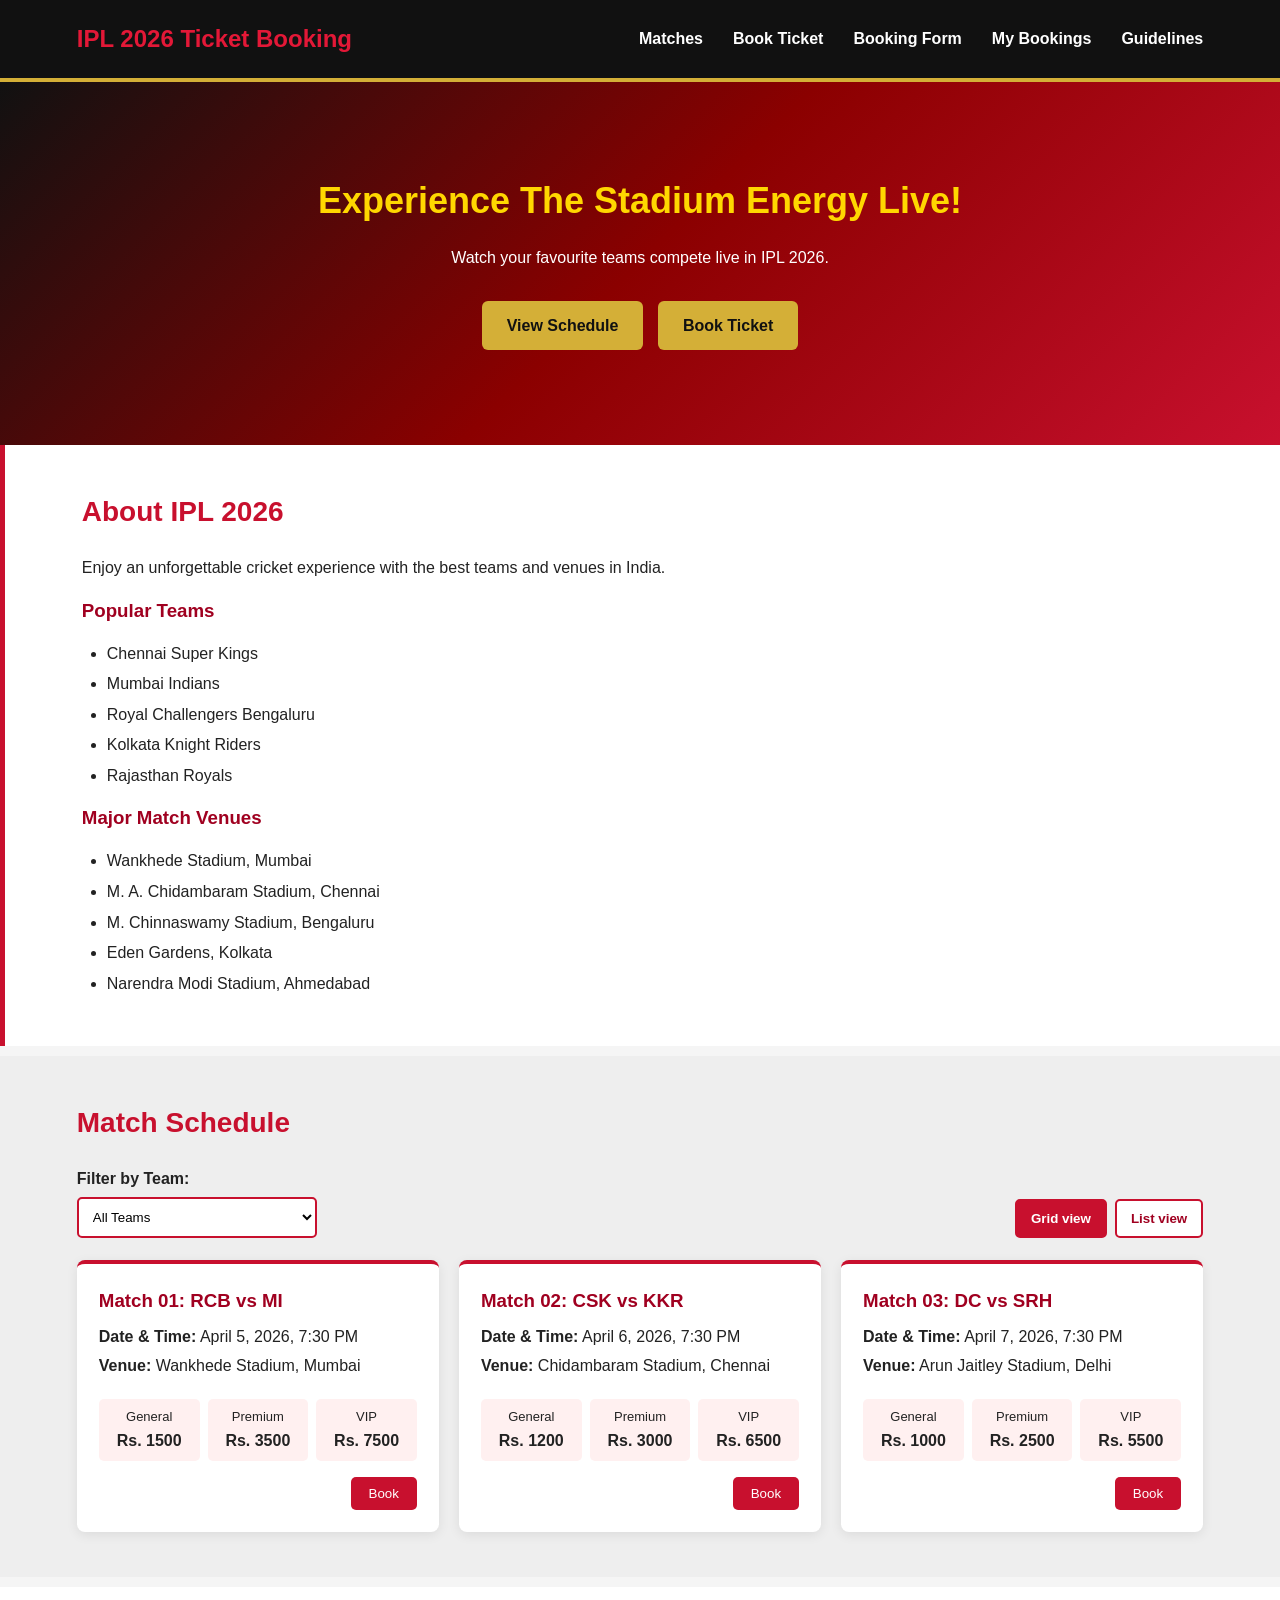
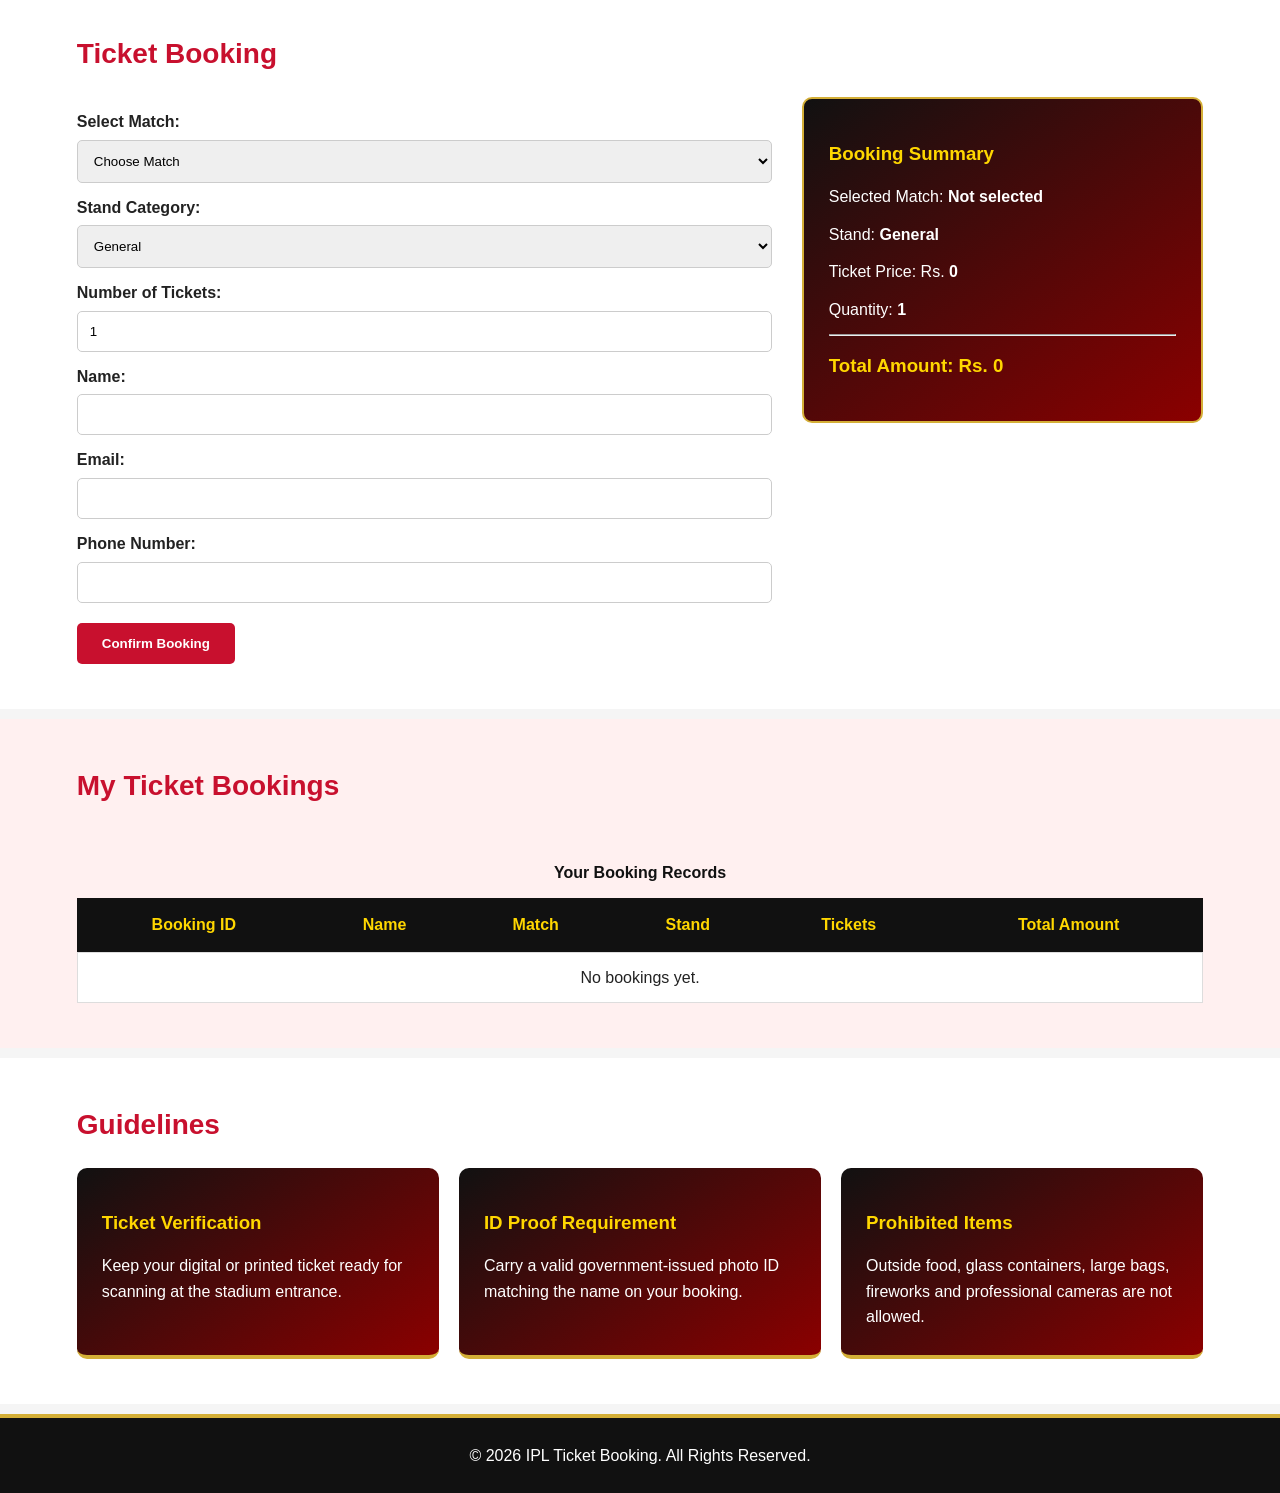
<file: IPL-TICKET-BOOKING/index.html>
<!DOCTYPE html>
<html lang="en">

<head>
    <meta charset="UTF-8">
    <meta name="viewport" content="width=device-width, initial-scale=1.0">
    <meta name="description" content="IPL 2026 Match Schedule and Ticket Booking">
    <title>IPL 2026 Ticket Booking</title>
    <link rel="stylesheet" href="style.css">
    <script src="app.js" defer></script>
</head>

<body>

    <!-- Header -->
    <header id="home" class="site-header">
        <div class="header-inner">
            <h1><a href="#home">IPL 2026 Ticket Booking</a></h1>

            <button class="nav-toggle" type="button" aria-label="Toggle navigation" aria-expanded="false"
                aria-controls="primary-navigation">
                <span class="hamburger-icon" aria-hidden="true">
                    <span></span>
                    <span></span>
                    <span></span>
                </span>
            </button>

            <nav id="primary-navigation" class="site-nav" aria-label="Main Navigation">
                <ul>
                    <li><a href="#matches">Matches</a></li>
                    <li><a href="#book-ticket">Book Ticket</a></li>
                    <li><a href="booking.html">Booking Form</a></li>
                    <li><a href="#my-bookings">My Bookings</a></li>
                    <li><a href="#guidelines">Guidelines</a></li>
                </ul>
            </nav>
        </div>
    </header>

    <main>

        <!-- Hero Section -->
        <section id="hero">
            <h2>Experience The Stadium Energy Live!</h2>
            <p>Watch your favourite teams compete live in IPL 2026.</p>

            <a href="#matches" class="btn">View Schedule</a>
            <a href="booking.html" class="btn">Book Ticket</a>
        </section>

        <!-- About IPL -->
        <section id="about">
            <h2>About IPL 2026</h2>

            <p>Enjoy an unforgettable cricket experience with the best teams and venues in India.</p>

            <h3>Popular Teams</h3>
            <ul>
                <li>Chennai Super Kings</li>
                <li>Mumbai Indians</li>
                <li>Royal Challengers Bengaluru</li>
                <li>Kolkata Knight Riders</li>
                <li>Rajasthan Royals</li>
            </ul>

            <h3>Major Match Venues</h3>
            <ul>
                <li>Wankhede Stadium, Mumbai</li>
                <li>M. A. Chidambaram Stadium, Chennai</li>
                <li>M. Chinnaswamy Stadium, Bengaluru</li>
                <li>Eden Gardens, Kolkata</li>
                <li>Narendra Modi Stadium, Ahmedabad</li>
            </ul>
        </section>

        <!-- Match Schedule -->
        <section id="matches">
            <h2>Match Schedule</h2>

            <div class="match-controls">
                <div class="team-filter">
                    <label for="team-filter">Filter by Team:</label>
                    <select id="team-filter">
                        <option value="all">All Teams</option>
                        <option value="rcb">Royal Challengers Bengaluru</option>
                        <option value="mi">Mumbai Indians</option>
                        <option value="csk">Chennai Super Kings</option>
                        <option value="kkr">Kolkata Knight Riders</option>
                        <option value="dc">Delhi Capitals</option>
                        <option value="srh">Sunrisers Hyderabad</option>
                    </select>
                </div>

                <div class="view-toggle" role="group" aria-label="Match display style">
                    <button id="grid-view" type="button" aria-pressed="true">Grid view</button>
                    <button id="list-view" type="button" aria-pressed="false">List view</button>
                </div>
            </div>

            <div id="match-list" class="matches-grid">
                <article class="match-card" data-teams="rcb mi">
                    <div class="match-info">
                        <h3>Match 01: RCB vs MI</h3>
                        <p><strong>Date &amp; Time:</strong> April 5, 2026, 7:30 PM</p>
                        <p><strong>Venue:</strong> Wankhede Stadium, Mumbai</p>
                    </div>
                    <div class="match-prices" aria-label="Ticket prices">
                        <p><span>General</span><strong>Rs. 1500</strong></p>
                        <p><span>Premium</span><strong>Rs. 3500</strong></p>
                        <p><span>VIP</span><strong>Rs. 7500</strong></p>
                    </div>
                    <button class="book-btn" data-match="match-01">Book</button>
                </article>

                <article class="match-card" data-teams="csk kkr">
                    <div class="match-info">
                        <h3>Match 02: CSK vs KKR</h3>
                        <p><strong>Date &amp; Time:</strong> April 6, 2026, 7:30 PM</p>
                        <p><strong>Venue:</strong> Chidambaram Stadium, Chennai</p>
                    </div>
                    <div class="match-prices" aria-label="Ticket prices">
                        <p><span>General</span><strong>Rs. 1200</strong></p>
                        <p><span>Premium</span><strong>Rs. 3000</strong></p>
                        <p><span>VIP</span><strong>Rs. 6500</strong></p>
                    </div>
                    <button class="book-btn" data-match="match-02">Book</button>
                </article>

                <article class="match-card" data-teams="dc srh">
                    <div class="match-info">
                        <h3>Match 03: DC vs SRH</h3>
                        <p><strong>Date &amp; Time:</strong> April 7, 2026, 7:30 PM</p>
                        <p><strong>Venue:</strong> Arun Jaitley Stadium, Delhi</p>
                    </div>
                    <div class="match-prices" aria-label="Ticket prices">
                        <p><span>General</span><strong>Rs. 1000</strong></p>
                        <p><span>Premium</span><strong>Rs. 2500</strong></p>
                        <p><span>VIP</span><strong>Rs. 5500</strong></p>
                    </div>
                    <button class="book-btn" data-match="match-03">Book</button>
                </article>
            </div>
        </section>

        <!-- Ticket Booking -->
        <section id="book-ticket">
            <h2>Ticket Booking</h2>

            <div class="booking-layout">

                <form id="booking-form">

                    <label for="match">Select Match:</label>
                    <select id="match" required>
                        <option value="">Choose Match</option>
                        <option value="match-01">Match 01 - RCB vs MI</option>
                        <option value="match-02">Match 02 - CSK vs KKR</option>
                        <option value="match-03">Match 03 - DC vs SRH</option>
                    </select>

                    <label for="stand">Stand Category:</label>
                    <select id="stand" required>
                        <option value="general">General</option>
                        <option value="premium">Premium</option>
                        <option value="vip">VIP</option>
                    </select>

                    <label for="quantity">Number of Tickets:</label>
                    <input type="number" id="quantity" min="1" max="10" value="1" required>

                    <label for="name">Name:</label>
                    <input type="text" id="name" required>

                    <label for="email">Email:</label>
                    <input type="email" id="email" required>

                    <label for="phone">Phone Number:</label>
                    <input type="tel" id="phone" pattern="[0-9]{10}" maxlength="10" required>

                    <button type="submit">Confirm Booking</button>

                </form>

                <!-- Booking Summary -->
                <aside class="summary">
                    <h3>Booking Summary</h3>

                    <p>Selected Match: <span id="summary-match">Not selected</span></p>
                    <p>Stand: <span id="summary-stand">General</span></p>
                    <p>Ticket Price: Rs. <span id="summary-price">0</span></p>
                    <p>Quantity: <span id="summary-quantity">1</span></p>

                    <hr>

                    <h3>Total Amount: Rs. <span id="summary-total">0</span></h3>
                </aside>

            </div>
        </section>

        <!-- My Bookings -->
        <section id="my-bookings">
            <h2>My Ticket Bookings</h2>

            <div class="table-container">
                <table>
                    <caption>Your Booking Records</caption>

                    <thead>
                        <tr>
                            <th>Booking ID</th>
                            <th>Name</th>
                            <th>Match</th>
                            <th>Stand</th>
                            <th>Tickets</th>
                            <th>Total Amount</th>
                        </tr>
                    </thead>

                    <tbody id="booking-records">
                        <tr>
                            <td colspan="6">No bookings yet.</td>
                        </tr>
                    </tbody>

                </table>
            </div>
        </section>

        <!-- Guidelines -->
        <section id="guidelines">
            <h2>Guidelines</h2>

            <div class="guideline-container">

                <article>
                    <h3>Ticket Verification</h3>
                    <p>Keep your digital or printed ticket ready for scanning at the stadium entrance.</p>
                </article>

                <article>
                    <h3>ID Proof Requirement</h3>
                    <p>Carry a valid government-issued photo ID matching the name on your booking.</p>
                </article>

                <article>
                    <h3>Prohibited Items</h3>
                    <p>Outside food, glass containers, large bags, fireworks and professional cameras are not allowed.</p>
                </article>

            </div>
        </section>

    </main>

    <!-- Footer -->
    <footer>
        <p>&copy; 2026 IPL Ticket Booking. All Rights Reserved.</p>
    </footer>

</body>
</html>
</file>
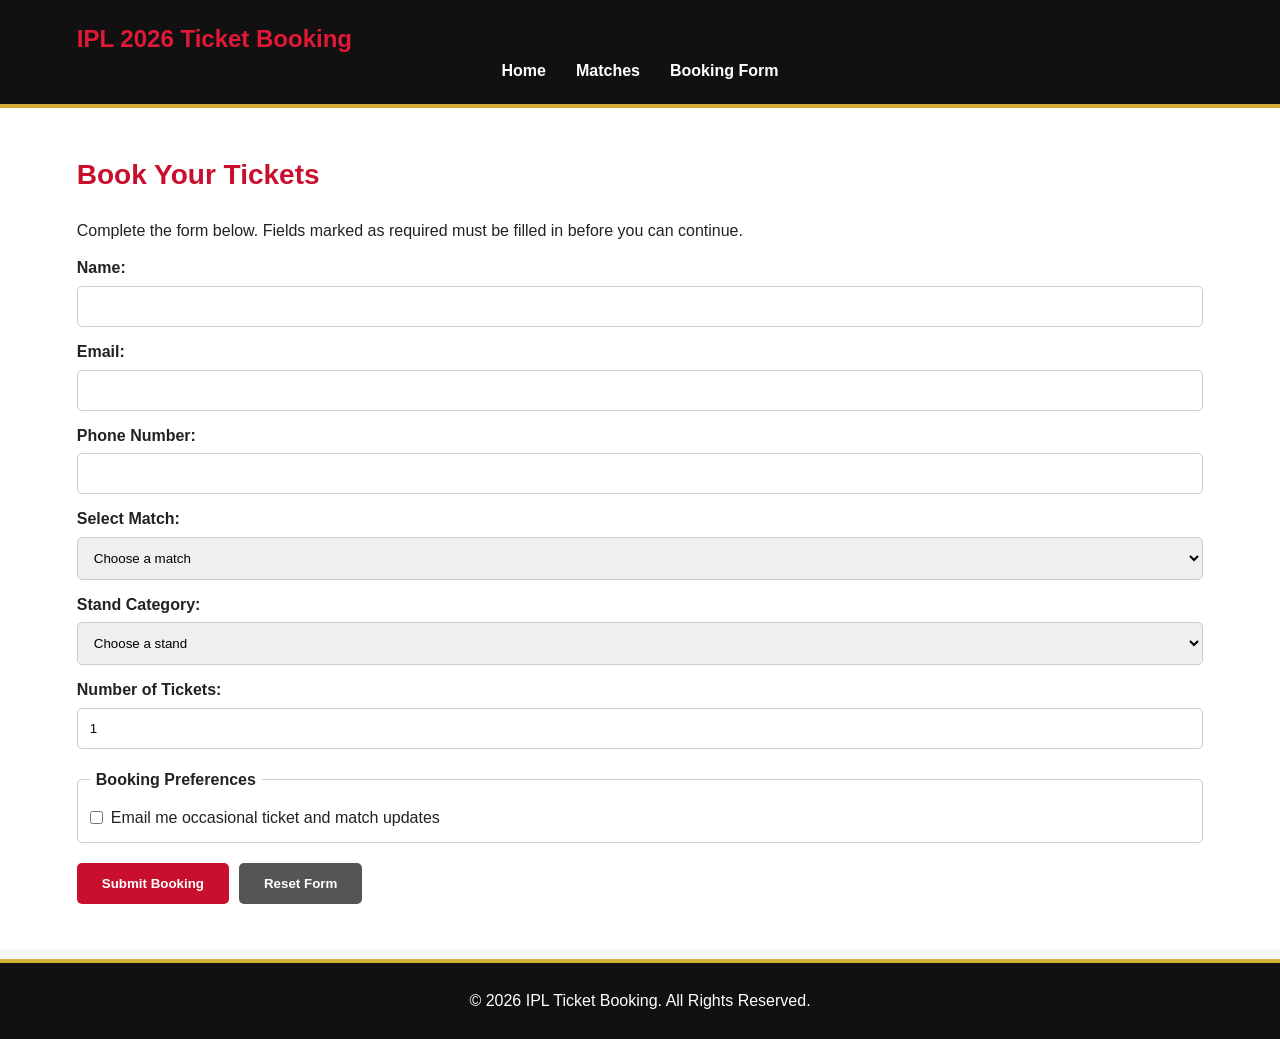
<file: IPL-TICKET-BOOKING/booking.html>
<!DOCTYPE html>
<html lang="en">

<head>
    <meta charset="UTF-8">
    <meta name="viewport" content="width=device-width, initial-scale=1.0">
    <meta name="description" content="Book IPL 2026 match tickets">
    <title>Book IPL 2026 Tickets</title>
    <link rel="stylesheet" href="style.css">
</head>

<body>
    <header>
        <h1>IPL 2026 Ticket Booking</h1>
        <nav aria-label="Main Navigation">
            <ul>
                <li><a href="index.html">Home</a></li>
                <li><a href="index.html#matches">Matches</a></li>
                <li><a href="booking.html" aria-current="page">Booking Form</a></li>
            </ul>
        </nav>
    </header>

    <main>
        <section id="book-ticket">
            <h2>Book Your Tickets</h2>
            <p>Complete the form below. Fields marked as required must be filled in before you can continue.</p>

            <div class="booking-layout">
                <form id="booking-form" action="#" method="post">
                    <label for="name">Name:</label>
                    <input type="text" id="name" name="name" autocomplete="name" minlength="2" maxlength="60" required>

                    <label for="email">Email:</label>
                    <input type="email" id="email" name="email" autocomplete="email" maxlength="254" required>

                    <label for="phone">Phone Number:</label>
                    <input type="tel" id="phone" name="phone" autocomplete="tel" inputmode="numeric"
                        pattern="[0-9]{10}" minlength="10" maxlength="10"
                        title="Enter a 10-digit phone number without spaces or dashes." required>

                    <label for="match">Select Match:</label>
                    <select id="match" name="match" required>
                        <option value="">Choose a match</option>
                        <option value="match-01">Match 01 - RCB vs MI, Wankhede Stadium</option>
                        <option value="match-02">Match 02 - CSK vs KKR, Chidambaram Stadium</option>
                        <option value="match-03">Match 03 - DC vs SRH, Arun Jaitley Stadium</option>
                    </select>

                    <label for="stand">Stand Category:</label>
                    <select id="stand" name="stand" required>
                        <option value="">Choose a stand</option>
                        <option value="general">General</option>
                        <option value="premium">Premium</option>
                        <option value="vip">VIP</option>
                    </select>

                    <label for="quantity">Number of Tickets:</label>
                    <input type="number" id="quantity" name="quantity" min="1" max="10" step="1" value="1" required>

                    <fieldset class="booking-preferences">
                        <legend>Booking Preferences</legend>
                        <label class="checkbox-option" for="updates">
                            <input type="checkbox" id="updates" name="updates" value="yes">
                            Email me occasional ticket and match updates
                        </label>
                    </fieldset>

                    <div class="form-actions">
                        <button type="submit">Submit Booking</button>
                        <button type="reset" class="reset-button">Reset Form</button>
                    </div>
                </form>
            </div>
        </section>
    </main>

    <footer>
        <p>&copy; 2026 IPL Ticket Booking. All Rights Reserved.</p>
    </footer>
</body>

</html>
</file>
<file: IPL-TICKET-BOOKING/style.css>
/* GENERAL STYLING */
* {
    margin: 0;
    padding: 0;
    box-sizing: border-box;
    font-family: Arial, sans-serif;
}

html {
    scroll-behavior: smooth;
}

body {
    background: #f5f5f5;
    color: #222;
    line-height: 1.6;
}

/* HEADER */
header {
    background: #111;
    color: white;
    padding: 20px 6%;
    border-bottom: 4px solid #d4af37;
}

.header-inner {
    max-width: 1280px;
    margin: 0 auto;
    display: flex;
    align-items: center;
    justify-content: space-between;
    gap: 24px;
}

header h1 {
    color: #e31837;
    margin: 0;
    font-size: 24px;
    white-space: nowrap;
}

header h1 a {
    color: inherit;
    text-decoration: none;
}

nav ul {
    display: flex;
    justify-content: center;
    flex-wrap: wrap;
    gap: 30px;
    list-style: none;
}

nav a {
    color: white;
    text-decoration: none;
    font-weight: bold;
}

nav a:hover {
    color: #ffd700;
}

.nav-toggle {
    display: none;
    align-items: center;
    justify-content: center;
    width: 44px;
    height: 44px;
    border: 1px solid #d4af37;
    border-radius: 6px;
    background: transparent;
    cursor: pointer;
}

.hamburger-icon {
    display: flex;
    flex-direction: column;
    gap: 5px;
    width: 22px;
}

.hamburger-icon span {
    display: block;
    height: 2px;
    width: 100%;
    background: white;
}

/* HERO */
#hero {
    background: linear-gradient(135deg, #111, #8b0000, #c8102e);
    color: white;
    text-align: center;
    padding: 90px 20px;
}

#hero h2 {
    color: #ffd700;
    font-size: 36px;
    margin-bottom: 15px;
}

#hero p {
    margin-bottom: 25px;
}

.btn {
    display: inline-block;
    background: #d4af37;
    color: #111;
    text-decoration: none;
    padding: 12px 25px;
    margin: 5px;
    border-radius: 6px;
    font-weight: bold;
}

.btn:hover {
    background: white;
}

/* COMMON SECTIONS */
main > section:not(#hero) {
    padding: 45px 6%;
    margin-bottom: 10px;
}

section h2 {
    color: #c8102e;
    font-size: 28px;
    margin-bottom: 20px;
}

section h3 {
    color: #a00020;
    margin: 15px 0;
}

/* ABOUT */
#about {
    background: white;
    border-left: 5px solid #c8102e;
}

#about ul {
    padding-left: 25px;
}

#about li {
    margin: 5px 0;
}

/* MATCH SCHEDULE */
#matches {
    background: #eeeeee;
}

.match-controls {
    display: flex;
    align-items: flex-end;
    justify-content: space-between;
    flex-wrap: wrap;
    gap: 16px;
    margin-bottom: 22px;
}

.team-filter label {
    display: block;
    margin-bottom: 5px;
    font-weight: bold;
}

#team-filter {
    min-width: 240px;
    padding: 10px;
    border: 2px solid #c8102e;
    border-radius: 5px;
    background: white;
}

.view-toggle {
    display: flex;
    gap: 8px;
}

.view-toggle button {
    padding: 10px 14px;
    border: 2px solid #c8102e;
    border-radius: 5px;
    background: white;
    color: #a00020;
    font-weight: bold;
    cursor: pointer;
}

.view-toggle button[aria-pressed="true"] {
    background: #c8102e;
    color: white;
}

.matches-grid {
    display: grid;
    grid-template-columns: repeat(auto-fit, minmax(280px, 1fr));
    gap: 20px;
}

.matches-list {
    display: flex;
    flex-direction: column;
    gap: 14px;
}

.match-card {
    display: flex;
    flex-direction: column;
    gap: 16px;
    padding: 22px;
    border-top: 4px solid #c8102e;
    border-radius: 8px;
    background: white;
    box-shadow: 0 3px 12px rgba(0, 0, 0, 0.08);
}

.match-card[hidden] {
    display: none;
}

.match-info h3 {
    margin: 0 0 8px;
}

.match-info p {
    margin: 4px 0;
}

.match-prices {
    display: grid;
    grid-template-columns: repeat(3, minmax(0, 1fr));
    gap: 8px;
}

.match-prices p {
    margin: 0;
    padding: 8px 4px;
    border-radius: 5px;
    background: #fff0f0;
    text-align: center;
}

.match-prices span,
.match-prices strong {
    display: block;
}

.match-prices span {
    font-size: 13px;
}

.match-card .book-btn {
    align-self: flex-end;
}

.matches-list .match-card {
    display: grid;
    grid-template-columns: minmax(180px, 1fr) minmax(330px, 2fr) auto;
    align-items: center;
    gap: 16px;
}

.matches-list .book-btn {
    align-self: center;
}

.table-container {
    width: 100%;
    overflow-x: auto;
}

table {
    width: 100%;
    border-collapse: collapse;
    background: white;
    margin-top: 20px;
}

caption {
    padding: 12px;
    font-weight: bold;
    color: #111;
}

th {
    background: #111;
    color: #ffd700;
    padding: 14px;
}

td {
    padding: 12px;
    text-align: center;
    border: 1px solid #ddd;
}

tbody tr:nth-child(even) {
    background: #fff0f0;
}

tbody tr:hover {
    background: #ffe0e0;
}

.book-btn {
    background: #c8102e;
    color: white;
    border: none;
    padding: 9px 18px;
    border-radius: 5px;
    cursor: pointer;
}

.book-btn:hover {
    background: #111;
}

.toast {
    position: fixed;
    right: 24px;
    bottom: 24px;
    z-index: 10;
    max-width: min(420px, calc(100vw - 48px));
    padding: 14px 18px;
    border-left: 4px solid #d4af37;
    border-radius: 6px;
    background: #111;
    color: white;
    box-shadow: 0 4px 14px rgba(0, 0, 0, 0.25);
    opacity: 0;
    transform: translateY(12px);
    visibility: hidden;
    transition: opacity 180ms ease, transform 180ms ease, visibility 180ms;
}

.toast.is-visible {
    opacity: 1;
    transform: translateY(0);
    visibility: visible;
}

/* BOOKING */
#book-ticket {
    background: white;
}

.booking-layout {
    display: flex;
    flex-wrap: wrap;
    gap: 30px;
    align-items: flex-start;
}

#booking-form {
    flex: 2;
    min-width: 280px;
}

#booking-form label {
    display: block;
    font-weight: bold;
    margin: 12px 0 5px;
}

#booking-form input:not([type="checkbox"]),
#booking-form select {
    width: 100%;
    padding: 12px;
    border: 1px solid #ccc;
    border-radius: 5px;
}

#booking-form input:focus,
#booking-form select:focus {
    outline: 2px solid #c8102e;
}

#booking-form button {
    margin-top: 20px;
    padding: 13px 25px;
    background: #c8102e;
    color: white;
    border: none;
    border-radius: 5px;
    cursor: pointer;
    font-weight: bold;
}

#booking-form button:hover {
    background: #111;
}

#booking-form .booking-preferences {
    margin-top: 18px;
    padding: 12px;
    border: 1px solid #ccc;
    border-radius: 5px;
}

#booking-form .booking-preferences legend {
    padding: 0 6px;
    font-weight: bold;
}

#booking-form .checkbox-option {
    display: flex;
    align-items: center;
    gap: 8px;
    margin: 0;
    font-weight: normal;
}

#booking-form .checkbox-option input {
    width: auto;
    margin: 0;
}

#booking-form .reset-button {
    background: #555;
}

#booking-form .form-actions {
    display: flex;
    flex-wrap: wrap;
    gap: 10px;
}

/* SUMMARY CARD */
.summary {
    flex: 1;
    min-width: 260px;
    background: linear-gradient(145deg, #111, #8b0000);
    color: white;
    padding: 25px;
    border: 2px solid #d4af37;
    border-radius: 10px;
}

.summary h3 {
    color: #ffd700;
    margin-bottom: 15px;
}

.summary p {
    margin: 12px 0;
}

.summary span {
    font-weight: bold;
}

/* MY BOOKINGS */
#my-bookings {
    background: #fff0f0;
}

/* GUIDELINES */
#guidelines {
    background: white;
}

.guideline-container {
    display: grid;
    grid-template-columns: repeat(3, minmax(0, 1fr));
    gap: 20px;
}

.guideline-container article {
    flex: 1;
    min-width: 220px;
    background: linear-gradient(145deg, #111, #8b0000);
    color: white;
    padding: 25px;
    border-bottom: 4px solid #d4af37;
    border-radius: 10px;
}

.guideline-container article h3 {
    color: #ffd700;
}

/* FOOTER */
footer {
    background: #111;
    color: white;
    text-align: center;
    padding: 25px;
    border-top: 4px solid #d4af37;
}

/* RESPONSIVE DESIGN */
@media (max-width: 768px) {

    header {
        padding: 14px 5%;
    }

    .header-inner {
        flex-wrap: wrap;
        gap: 12px;
    }

    header h1 {
        font-size: 20px;
    }

    .nav-toggle {
        display: flex;
        margin-left: auto;
    }

    .site-nav {
        display: none;
        width: 100%;
    }

    .site-nav.is-open {
        display: block;
    }

    .site-nav ul {
        flex-direction: column;
        align-items: stretch;
        gap: 0;
    }

    .site-nav li {
        border-top: 1px solid #444;
    }

    .site-nav a {
        display: block;
        padding: 10px;
        text-align: center;
    }

    #hero h2 {
        font-size: 26px;
    }

    .match-controls {
        align-items: stretch;
    }

    #team-filter {
        width: 100%;
    }

    .team-filter {
        width: 100%;
    }

    #match-list.matches-grid {
        grid-template-columns: 1fr;
    }

    .matches-list .match-card {
        grid-template-columns: 1fr;
    }

    .booking-layout {
        flex-direction: column;
    }

    #booking-form,
    .summary {
        width: 100%;
    }

    .guideline-container {
        grid-template-columns: 1fr;
    }

    .table-container table {
        min-width: 750px;
    }
}
</file>
